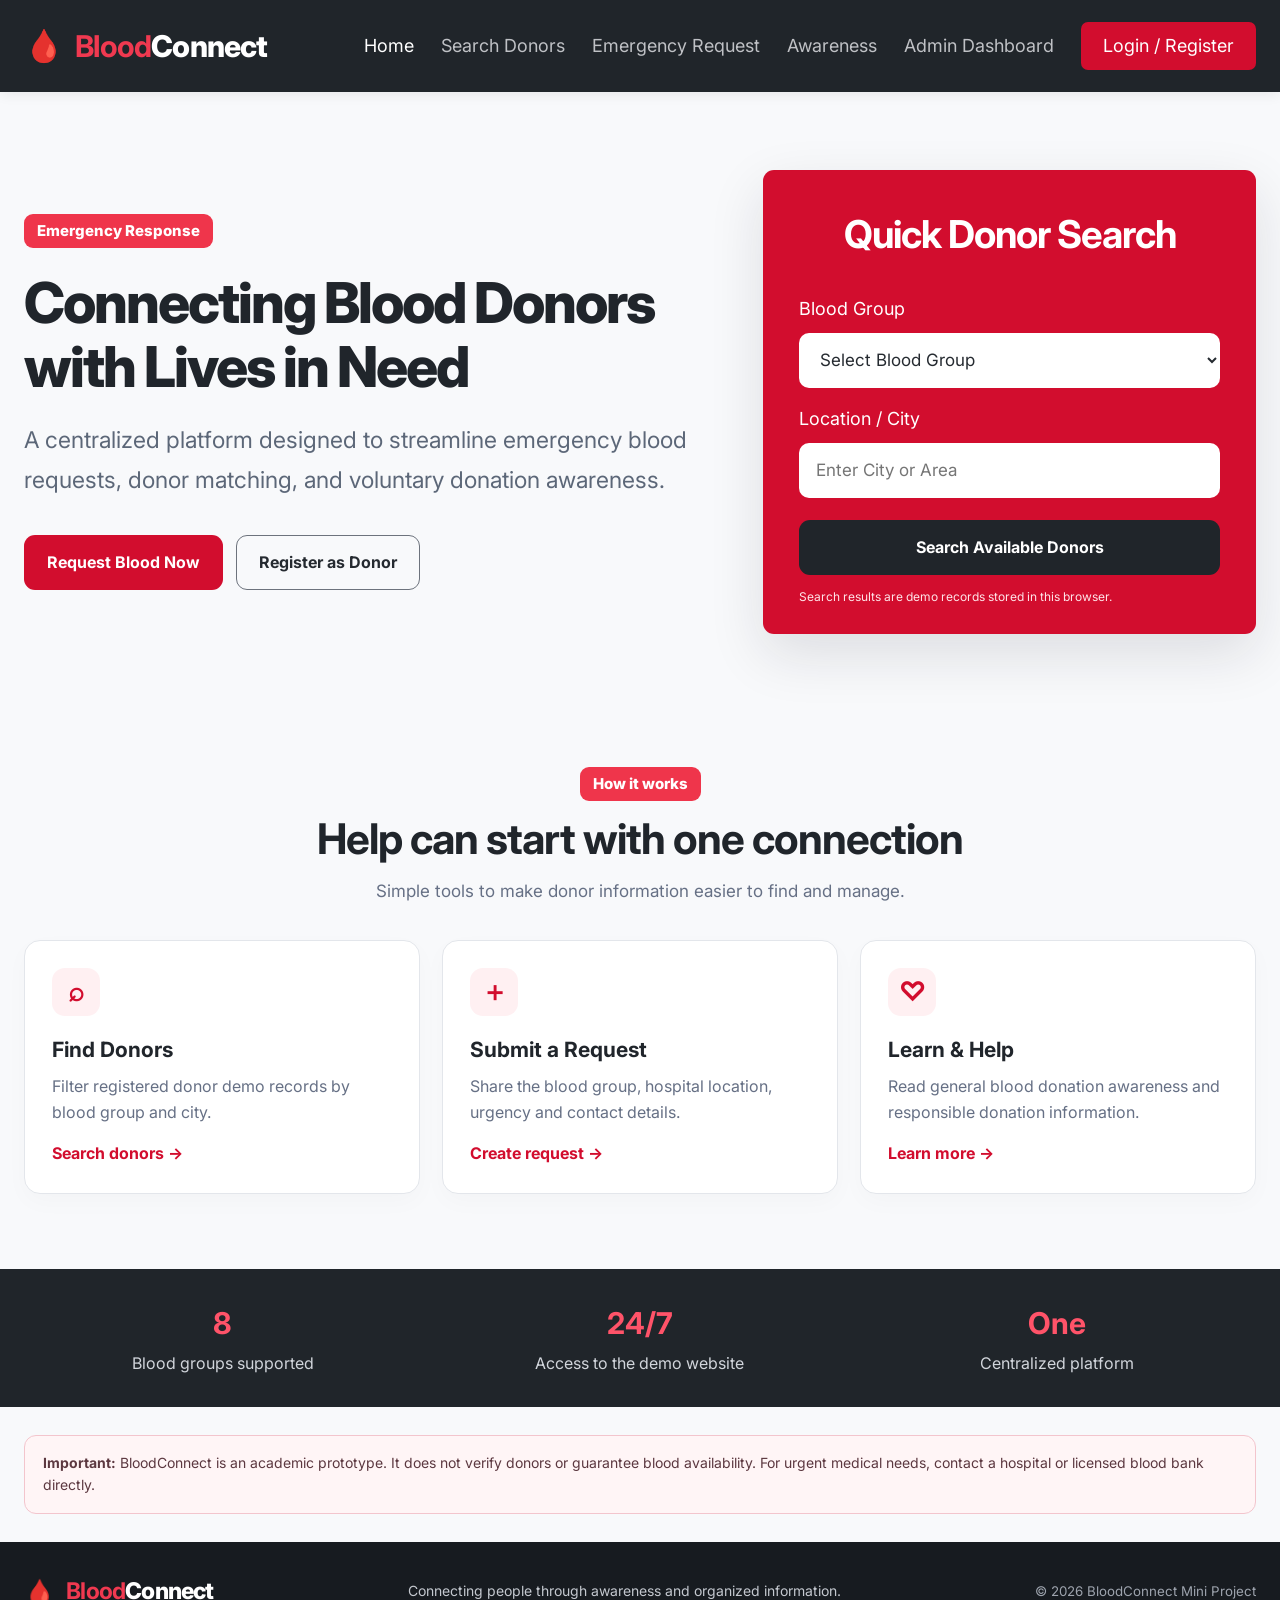
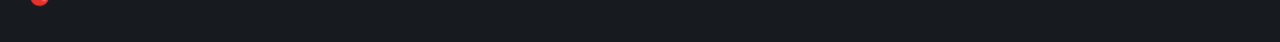
<file: Blood/index.html>
<!DOCTYPE html>
<html lang="en">
<head>
  <meta charset="UTF-8"><meta name="viewport" content="width=device-width, initial-scale=1.0">
  <title>BloodConnect | Connect Donors with Lives in Need</title>
  <link rel="stylesheet" href="css/style.css">
  <script src="js/app.js" defer></script>
</head>
<body>
<header class="site-header">
  <a class="brand" href="index.html"><span class="drop">🩸</span><span><b>Blood</b>Connect</span></a>
  <button class="menu-toggle" aria-label="Toggle navigation" data-menu-toggle>☰</button>
  <nav class="nav" data-nav>
    <a class="active" href="index.html">Home</a><a href="donors.html">Search Donors</a><a href="request-blood.html">Emergency Request</a><a href="awareness.html">Awareness</a><a href="admin-dashboard.html">Admin Dashboard</a><a class="nav-cta" href="login.html">Login / Register</a>
  </nav>
</header>
<main>
  <section class="hero wrap">
    <div class="hero-copy">
      <span class="eyebrow">Emergency Response</span>
      <h1>Connecting Blood Donors<br class="desktop-only"> with Lives in Need</h1>
      <p>A centralized platform designed to streamline emergency blood requests, donor matching, and voluntary donation awareness.</p>
      <div class="actions"><a class="btn btn-primary" href="request-blood.html">Request Blood Now</a><a class="btn btn-outline" href="login.html#register">Register as Donor</a></div>
    </div>
    <form class="quick-search" id="quickSearch">
      <h2>Quick Donor Search</h2>
      <label for="quickGroup">Blood Group</label>
      <select id="quickGroup" required><option value="">Select Blood Group</option><option>A+</option><option>A-</option><option>B+</option><option>B-</option><option>AB+</option><option>AB-</option><option>O+</option><option>O-</option></select>
      <label for="quickLocation">Location / City</label>
      <input id="quickLocation" placeholder="Enter City or Area" required>
      <button class="btn btn-dark btn-block" type="submit">Search Available Donors</button>
      <p class="small muted-light">Search results are demo records stored in this browser.</p>
    </form>
  </section>
  <section class="wrap section">
    <div class="section-heading"><span class="eyebrow">How it works</span><h2>Help can start with one connection</h2><p>Simple tools to make donor information easier to find and manage.</p></div>
    <div class="feature-grid">
      <article class="feature-card"><div class="feature-icon">⌕</div><h3>Find Donors</h3><p>Filter registered donor demo records by blood group and city.</p><a href="donors.html" class="text-link">Search donors →</a></article>
      <article class="feature-card"><div class="feature-icon">＋</div><h3>Submit a Request</h3><p>Share the blood group, hospital location, urgency and contact details.</p><a href="request-blood.html" class="text-link">Create request →</a></article>
      <article class="feature-card"><div class="feature-icon">♡</div><h3>Learn & Help</h3><p>Read general blood donation awareness and responsible donation information.</p><a href="awareness.html" class="text-link">Learn more →</a></article>
    </div>
  </section>
  <section class="impact-strip"><div class="wrap impact-grid"><div><strong>8</strong><span>Blood groups supported</span></div><div><strong>24/7</strong><span>Access to the demo website</span></div><div><strong>One</strong><span>Centralized platform</span></div></div></section>
  <section class="wrap notice"><strong>Important:</strong> BloodConnect is an academic prototype. It does not verify donors or guarantee blood availability. For urgent medical needs, contact a hospital or licensed blood bank directly.</section>
</main>
<footer class="footer"><div class="wrap footer-inner"><a class="brand footer-brand" href="index.html"><span class="drop">🩸</span><span><b>Blood</b>Connect</span></a><p>Connecting people through awareness and organized information.</p><small>© 2026 BloodConnect Mini Project</small></div></footer>
</body></html>
</file>
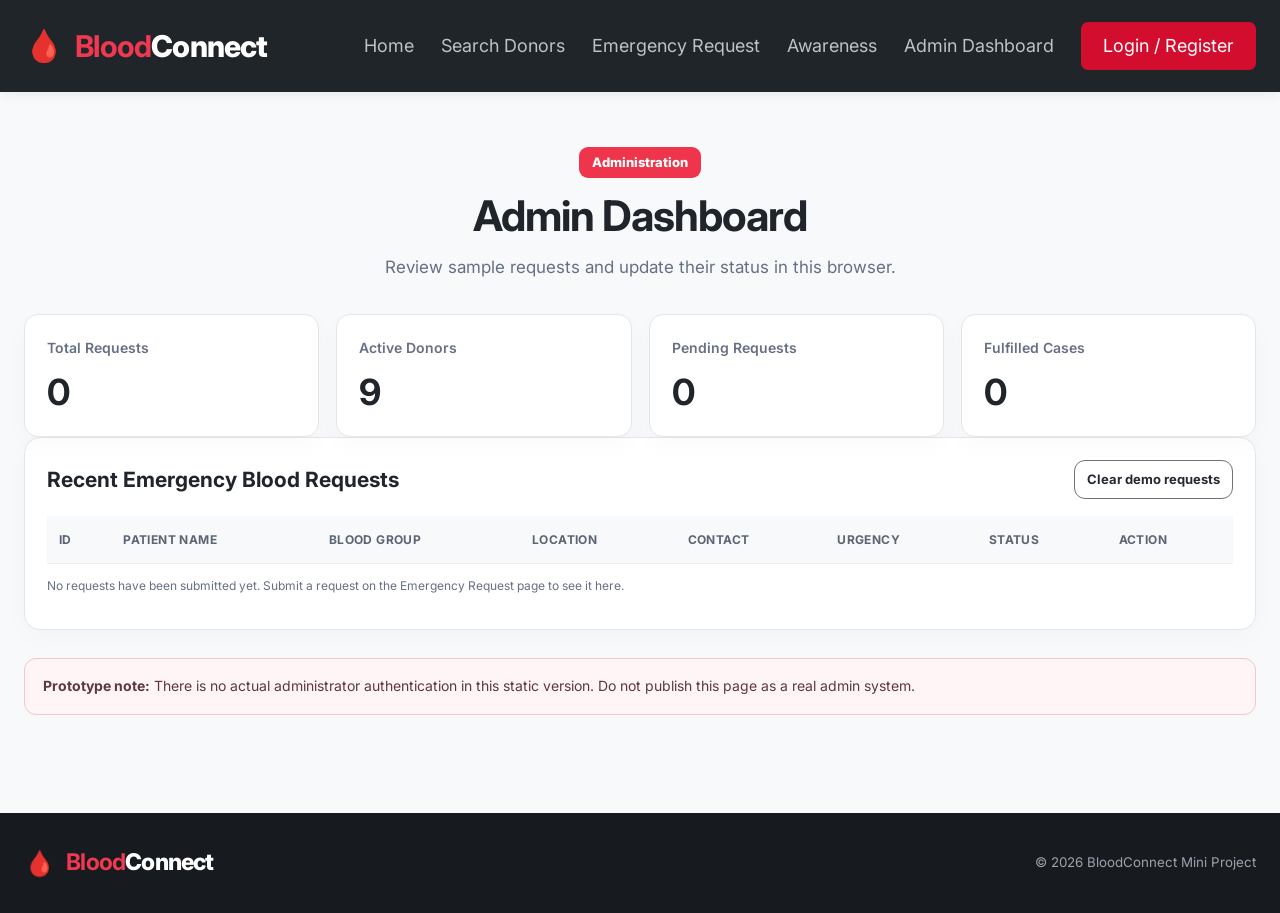
<file: Blood/admin-dashboard.html>
<!DOCTYPE html>
<html lang="en"><head><meta charset="UTF-8"><meta name="viewport" content="width=device-width, initial-scale=1.0"><title>Admin Dashboard | BloodConnect</title><link rel="stylesheet" href="css/style.css"><script src="js/app.js" defer></script></head><body>
<header class="site-header"><a class="brand" href="index.html"><span class="drop">🩸</span><span><b>Blood</b>Connect</span></a><button class="menu-toggle" aria-label="Toggle navigation" data-menu-toggle>☰</button><nav class="nav" data-nav><a href="index.html">Home</a><a href="donors.html">Search Donors</a><a href="request-blood.html">Emergency Request</a><a href="awareness.html">Awareness</a><a href="admin-dashboard.html">Admin Dashboard</a><a class="nav-cta" href="login.html">Login / Register</a></nav></header>
<main class="page-main"><div class="wrap"><div class="page-title"><span class="eyebrow">Administration</span><h1>Admin Dashboard</h1><p>Review sample requests and update their status in this browser.</p></div>
<div class="stats-grid"><article class="stat-card"><span>Total Requests</span><strong id="statTotal">0</strong></article><article class="stat-card"><span>Active Donors</span><strong id="statDonors">0</strong></article><article class="stat-card"><span>Pending Requests</span><strong id="statPending">0</strong></article><article class="stat-card"><span>Fulfilled Cases</span><strong id="statFulfilled">0</strong></article></div>
<section class="table-card"><div class="table-title"><h2>Recent Emergency Blood Requests</h2><button class="btn btn-outline btn-small" id="clearDemo">Clear demo requests</button></div><div class="table-scroll"><table><thead><tr><th>ID</th><th>Patient Name</th><th>Blood Group</th><th>Location</th><th>Contact</th><th>Urgency</th><th>Status</th><th>Action</th></tr></thead><tbody id="requestRows"></tbody></table></div><p class="small muted" id="adminEmpty"></p></section>
<div class="notice"><strong>Prototype note:</strong> There is no actual administrator authentication in this static version. Do not publish this page as a real admin system.</div></div></main><footer class="footer"><div class="wrap footer-inner"><a class="brand footer-brand" href="index.html"><span class="drop">🩸</span><span><b>Blood</b>Connect</span></a><small>© 2026 BloodConnect Mini Project</small></div></footer></body></html>
</file>
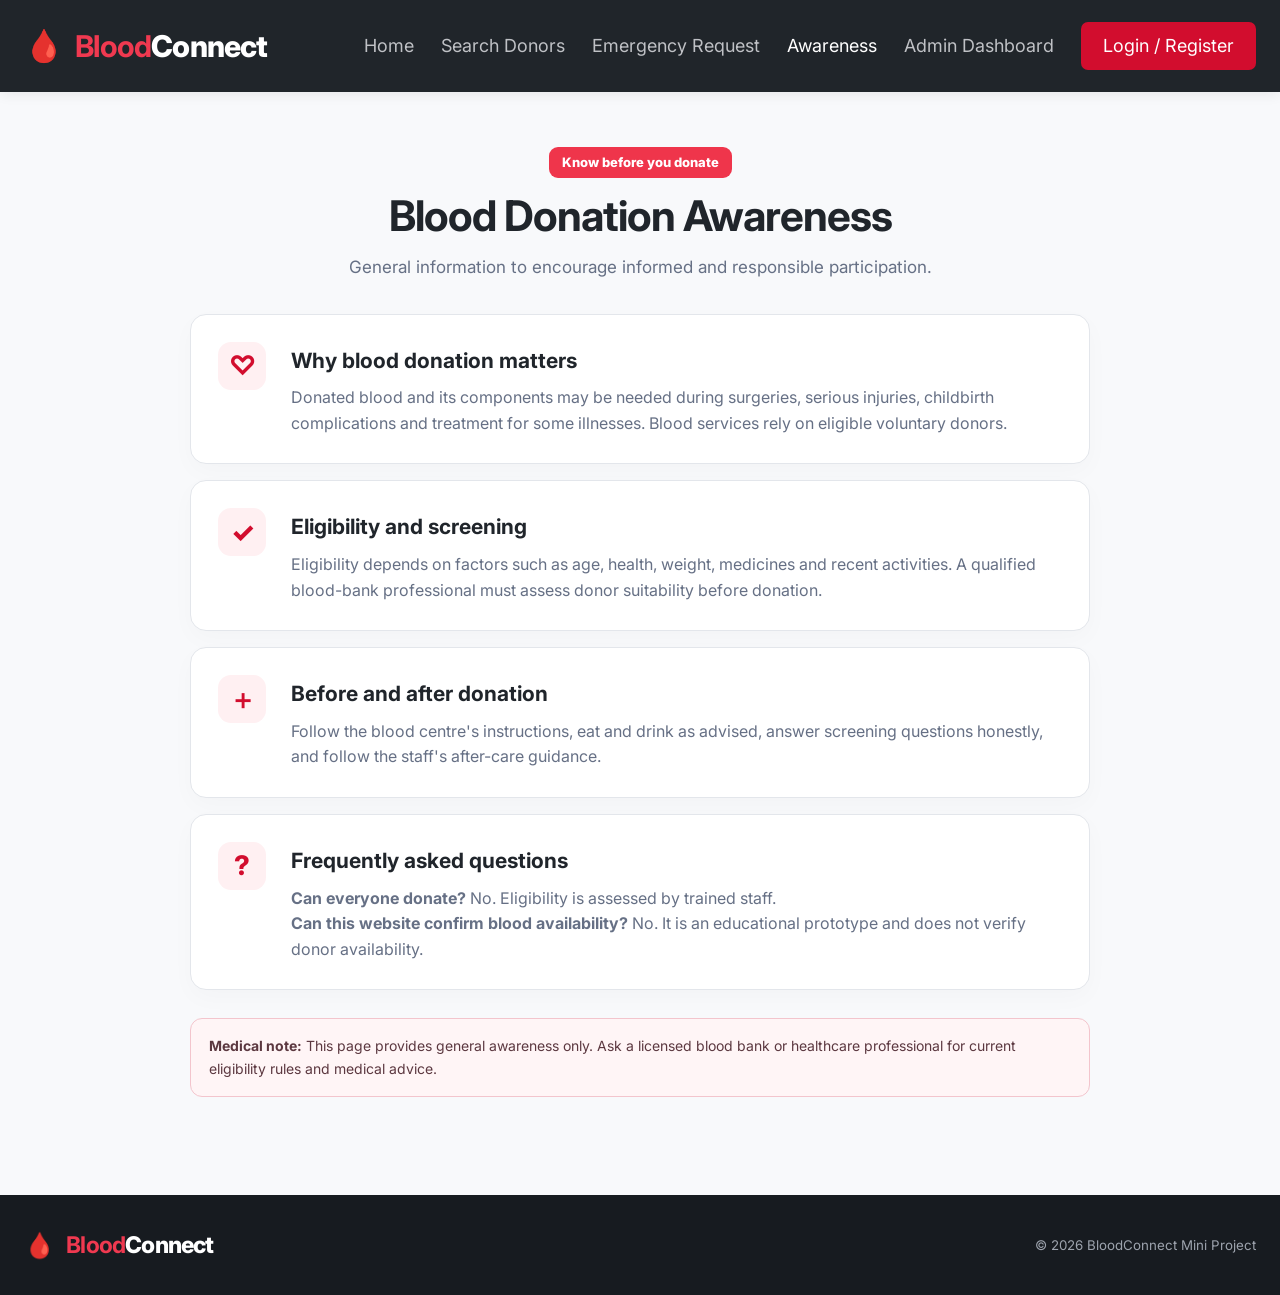
<file: Blood/awareness.html>
<!DOCTYPE html>
<html lang="en"><head><meta charset="UTF-8"><meta name="viewport" content="width=device-width, initial-scale=1.0"><title>Blood Donation Awareness | BloodConnect</title><link rel="stylesheet" href="css/style.css"><script src="js/app.js" defer></script></head><body>
<header class="site-header"><a class="brand" href="index.html"><span class="drop">🩸</span><span><b>Blood</b>Connect</span></a><button class="menu-toggle" aria-label="Toggle navigation" data-menu-toggle>☰</button><nav class="nav" data-nav><a href="index.html">Home</a><a href="donors.html">Search Donors</a><a href="request-blood.html">Emergency Request</a><a class="active" href="awareness.html">Awareness</a><a href="admin-dashboard.html">Admin Dashboard</a><a class="nav-cta" href="login.html">Login / Register</a></nav></header>
<main class="page-main"><div class="wrap narrow"><div class="page-title"><span class="eyebrow">Know before you donate</span><h1>Blood Donation Awareness</h1><p>General information to encourage informed and responsible participation.</p></div>
<div class="awareness-list">
<article class="info-card"><div class="feature-icon">♡</div><div><h2>Why blood donation matters</h2><p>Donated blood and its components may be needed during surgeries, serious injuries, childbirth complications and treatment for some illnesses. Blood services rely on eligible voluntary donors.</p></div></article>
<article class="info-card"><div class="feature-icon">✓</div><div><h2>Eligibility and screening</h2><p>Eligibility depends on factors such as age, health, weight, medicines and recent activities. A qualified blood-bank professional must assess donor suitability before donation.</p></div></article>
<article class="info-card"><div class="feature-icon">＋</div><div><h2>Before and after donation</h2><p>Follow the blood centre's instructions, eat and drink as advised, answer screening questions honestly, and follow the staff's after-care guidance.</p></div></article>
<article class="info-card"><div class="feature-icon">?</div><div><h2>Frequently asked questions</h2><p><strong>Can everyone donate?</strong> No. Eligibility is assessed by trained staff.<br><strong>Can this website confirm blood availability?</strong> No. It is an educational prototype and does not verify donor availability.</p></div></article>
</div><div class="notice"><strong>Medical note:</strong> This page provides general awareness only. Ask a licensed blood bank or healthcare professional for current eligibility rules and medical advice.</div></div></main>
<footer class="footer"><div class="wrap footer-inner"><a class="brand footer-brand" href="index.html"><span class="drop">🩸</span><span><b>Blood</b>Connect</span></a><small>© 2026 BloodConnect Mini Project</small></div></footer></body></html>
</file>
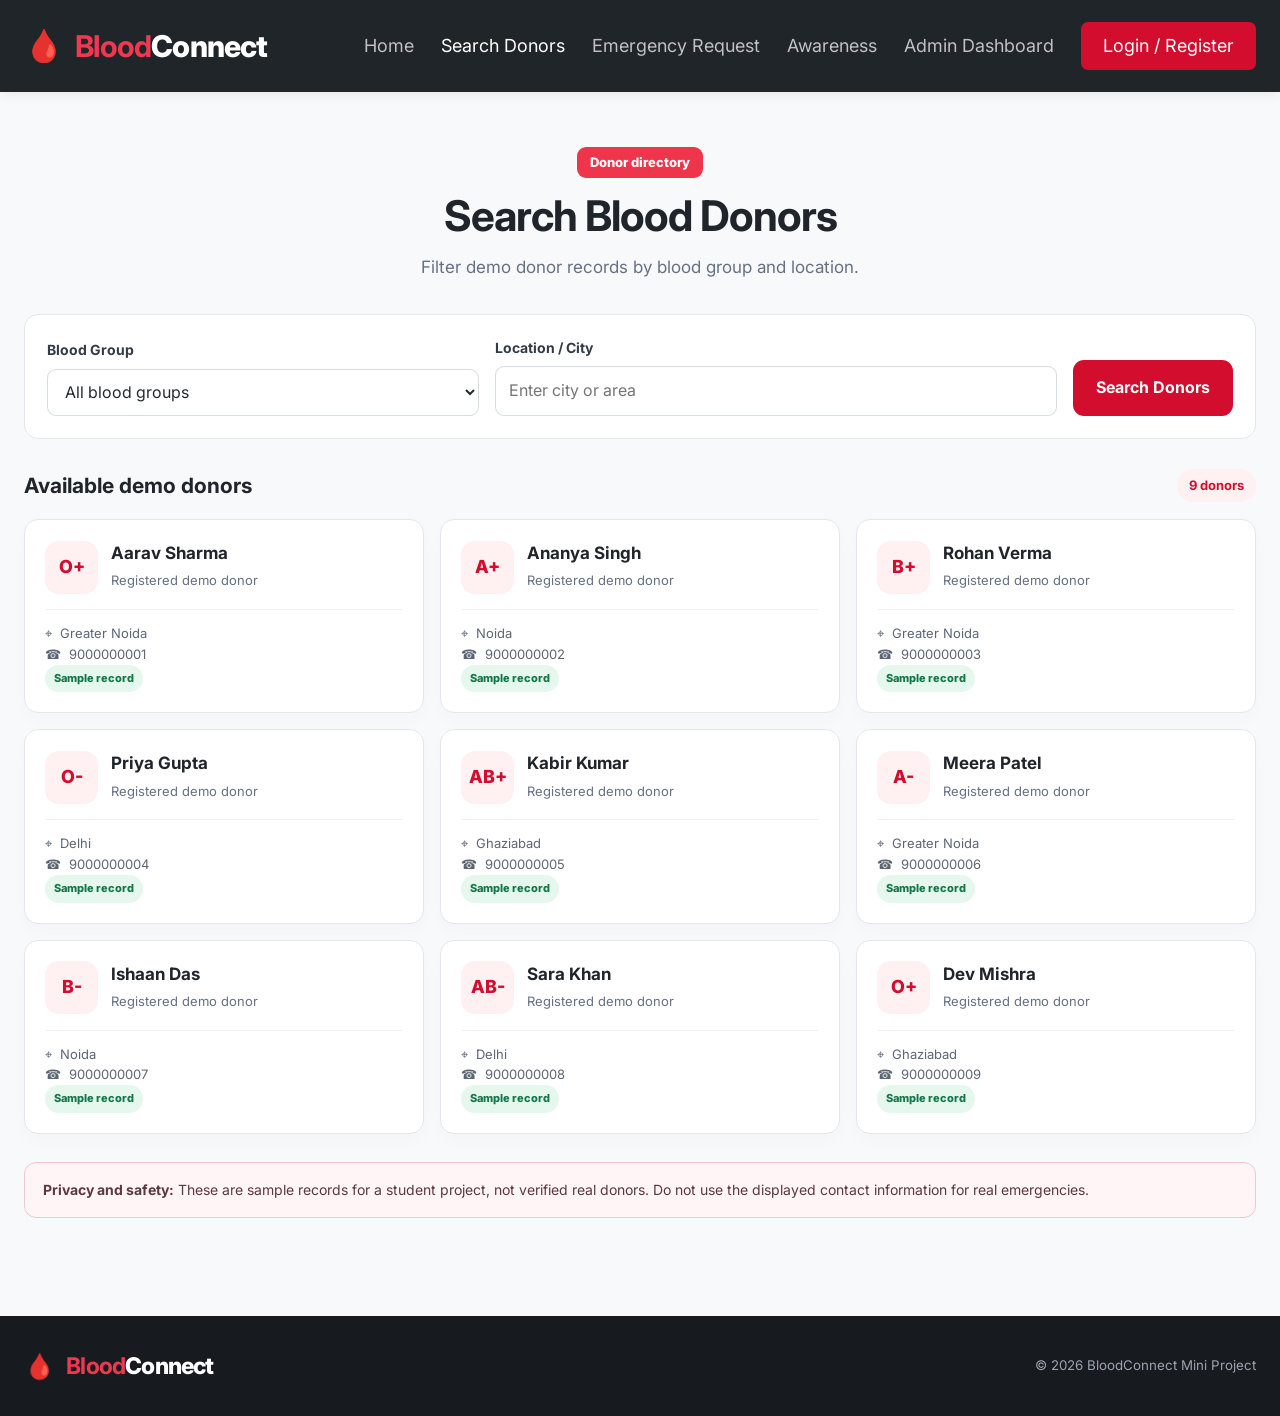
<file: Blood/donors.html>
<!DOCTYPE html>
<html lang="en"><head><meta charset="UTF-8"><meta name="viewport" content="width=device-width, initial-scale=1.0"><title>Search Donors | BloodConnect</title><link rel="stylesheet" href="css/style.css"><script src="js/app.js" defer></script></head><body>
<header class="site-header"><a class="brand" href="index.html"><span class="drop">🩸</span><span><b>Blood</b>Connect</span></a><button class="menu-toggle" aria-label="Toggle navigation" data-menu-toggle>☰</button><nav class="nav" data-nav><a href="index.html">Home</a><a class="active" href="donors.html">Search Donors</a><a href="request-blood.html">Emergency Request</a><a href="awareness.html">Awareness</a><a href="admin-dashboard.html">Admin Dashboard</a><a class="nav-cta" href="login.html">Login / Register</a></nav></header>
<main class="page-main"><div class="wrap">
<div class="page-title"><span class="eyebrow">Donor directory</span><h1>Search Blood Donors</h1><p>Filter demo donor records by blood group and location.</p></div>
<form id="donorSearch" class="search-bar"><div class="field"><label for="searchGroup">Blood Group</label><select id="searchGroup"><option value="">All blood groups</option><option>A+</option><option>A-</option><option>B+</option><option>B-</option><option>AB+</option><option>AB-</option><option>O+</option><option>O-</option></select></div><div class="field"><label for="searchCity">Location / City</label><input id="searchCity" placeholder="Enter city or area"></div><button class="btn btn-primary" type="submit">Search Donors</button></form>
<div class="results-heading"><h2>Available demo donors</h2><span id="donorCount" class="count-pill">0 donors</span></div><div id="donorResults" class="donor-grid"></div>
<div class="notice"><strong>Privacy and safety:</strong> These are sample records for a student project, not verified real donors. Do not use the displayed contact information for real emergencies.</div>
</div></main><footer class="footer"><div class="wrap footer-inner"><a class="brand footer-brand" href="index.html"><span class="drop">🩸</span><span><b>Blood</b>Connect</span></a><small>© 2026 BloodConnect Mini Project</small></div></footer></body></html>
</file>
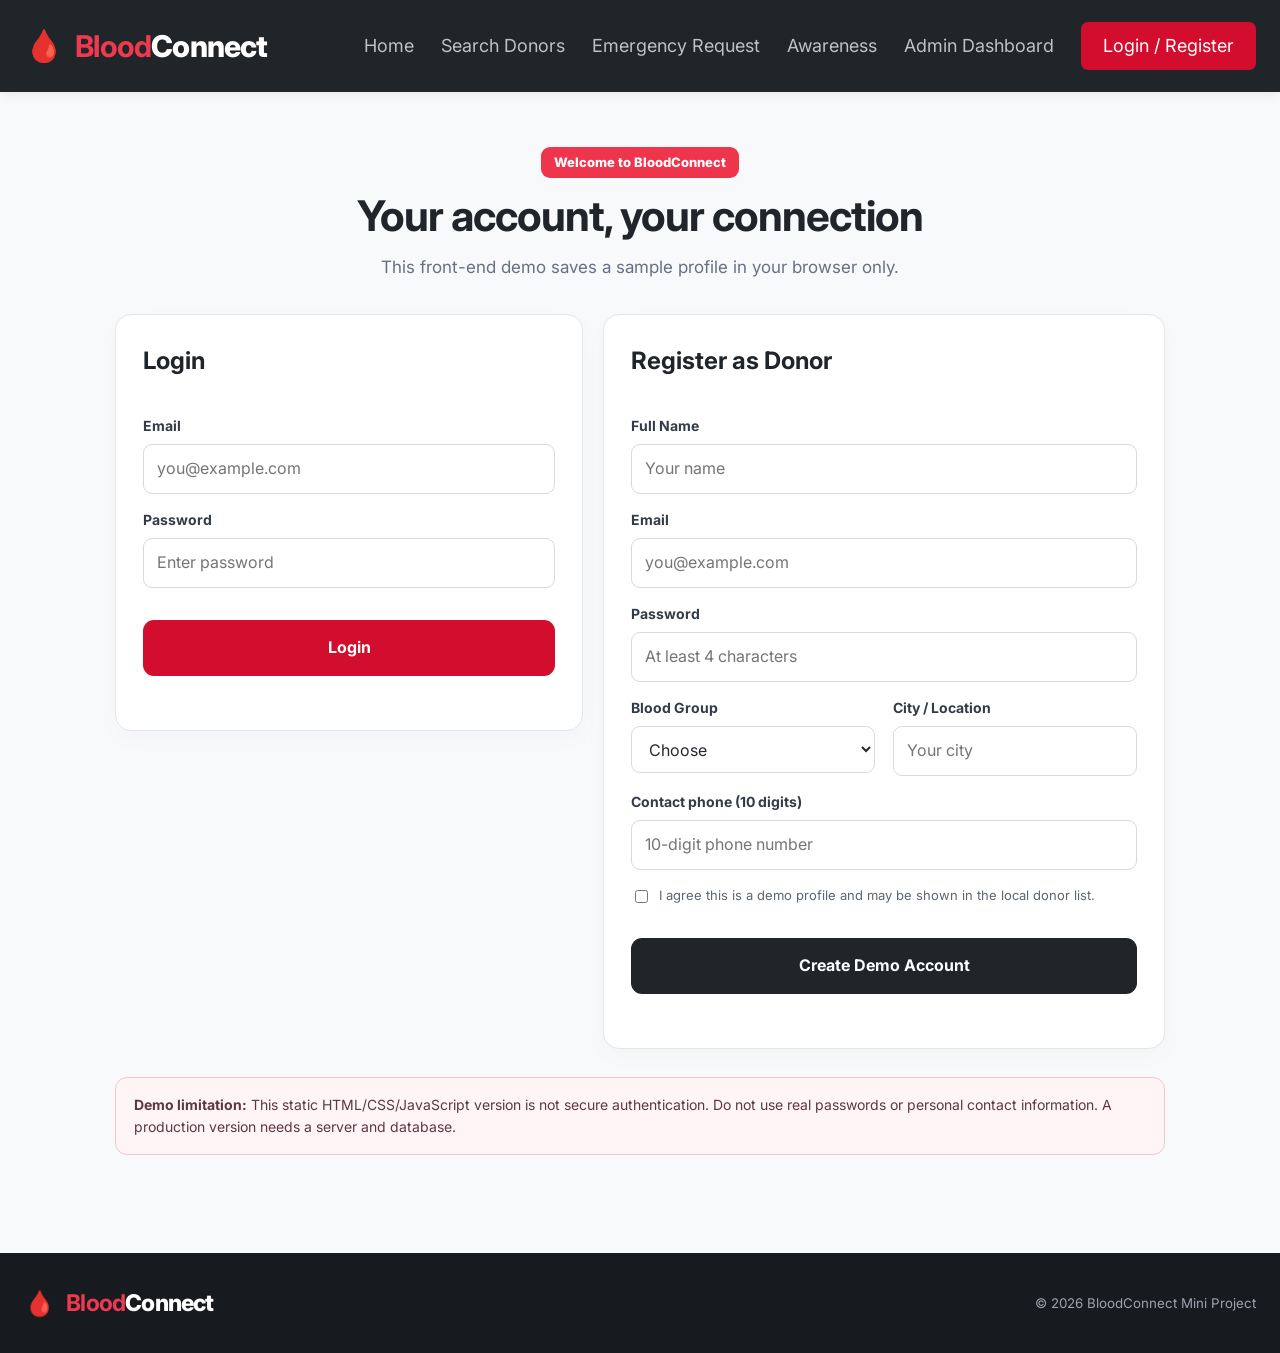
<file: Blood/login.html>
<!DOCTYPE html>
<html lang="en"><head><meta charset="UTF-8"><meta name="viewport" content="width=device-width, initial-scale=1.0"><title>Login / Register | BloodConnect</title><link rel="stylesheet" href="css/style.css"><script src="js/app.js" defer></script></head><body>
<header class="site-header"><a class="brand" href="index.html"><span class="drop">🩸</span><span><b>Blood</b>Connect</span></a><button class="menu-toggle" aria-label="Toggle navigation" data-menu-toggle>☰</button><nav class="nav" data-nav><a href="index.html">Home</a><a href="donors.html">Search Donors</a><a href="request-blood.html">Emergency Request</a><a href="awareness.html">Awareness</a><a href="admin-dashboard.html">Admin Dashboard</a><a class="nav-cta active" href="login.html">Login / Register</a></nav></header>
<main class="page-main"><div class="wrap auth-wrap"><div class="page-title"><span class="eyebrow">Welcome to BloodConnect</span><h1>Your account, your connection</h1><p>This front-end demo saves a sample profile in your browser only.</p></div>
<div class="auth-grid">
<form class="form-card" id="loginForm"><h2>Login</h2><div class="field"><label for="loginEmail">Email</label><input id="loginEmail" type="email" required placeholder="you@example.com"></div><div class="field"><label for="loginPassword">Password</label><input id="loginPassword" type="password" required minlength="4" placeholder="Enter password"></div><button class="btn btn-primary btn-block" type="submit">Login</button><div id="loginMessage" class="form-message" role="status"></div></form>
<form class="form-card" id="registerForm"><h2>Register as Donor</h2><div class="field"><label for="regName">Full Name</label><input id="regName" required maxlength="80" placeholder="Your name"></div><div class="field"><label for="regEmail">Email</label><input id="regEmail" type="email" required placeholder="you@example.com"></div><div class="field"><label for="regPassword">Password</label><input id="regPassword" type="password" required minlength="4" placeholder="At least 4 characters"></div><div class="form-grid"><div class="field"><label for="regGroup">Blood Group</label><select id="regGroup" required><option value="">Choose</option><option>A+</option><option>A-</option><option>B+</option><option>B-</option><option>AB+</option><option>AB-</option><option>O+</option><option>O-</option></select></div><div class="field"><label for="regCity">City / Location</label><input id="regCity" required placeholder="Your city"></div></div><div class="field"><label for="regPhone">Contact phone (10 digits)</label><input id="regPhone" type="tel" pattern="[0-9]{10}" required placeholder="10-digit phone number"></div><label class="check-row"><input id="regConsent" type="checkbox" required> I agree this is a demo profile and may be shown in the local donor list.</label><button class="btn btn-dark btn-block" type="submit">Create Demo Account</button><div id="registerMessage" class="form-message" role="status"></div></form>
</div><div class="notice"><strong>Demo limitation:</strong> This static HTML/CSS/JavaScript version is not secure authentication. Do not use real passwords or personal contact information. A production version needs a server and database.</div></div></main><footer class="footer"><div class="wrap footer-inner"><a class="brand footer-brand" href="index.html"><span class="drop">🩸</span><span><b>Blood</b>Connect</span></a><small>© 2026 BloodConnect Mini Project</small></div></footer></body></html>
</file>
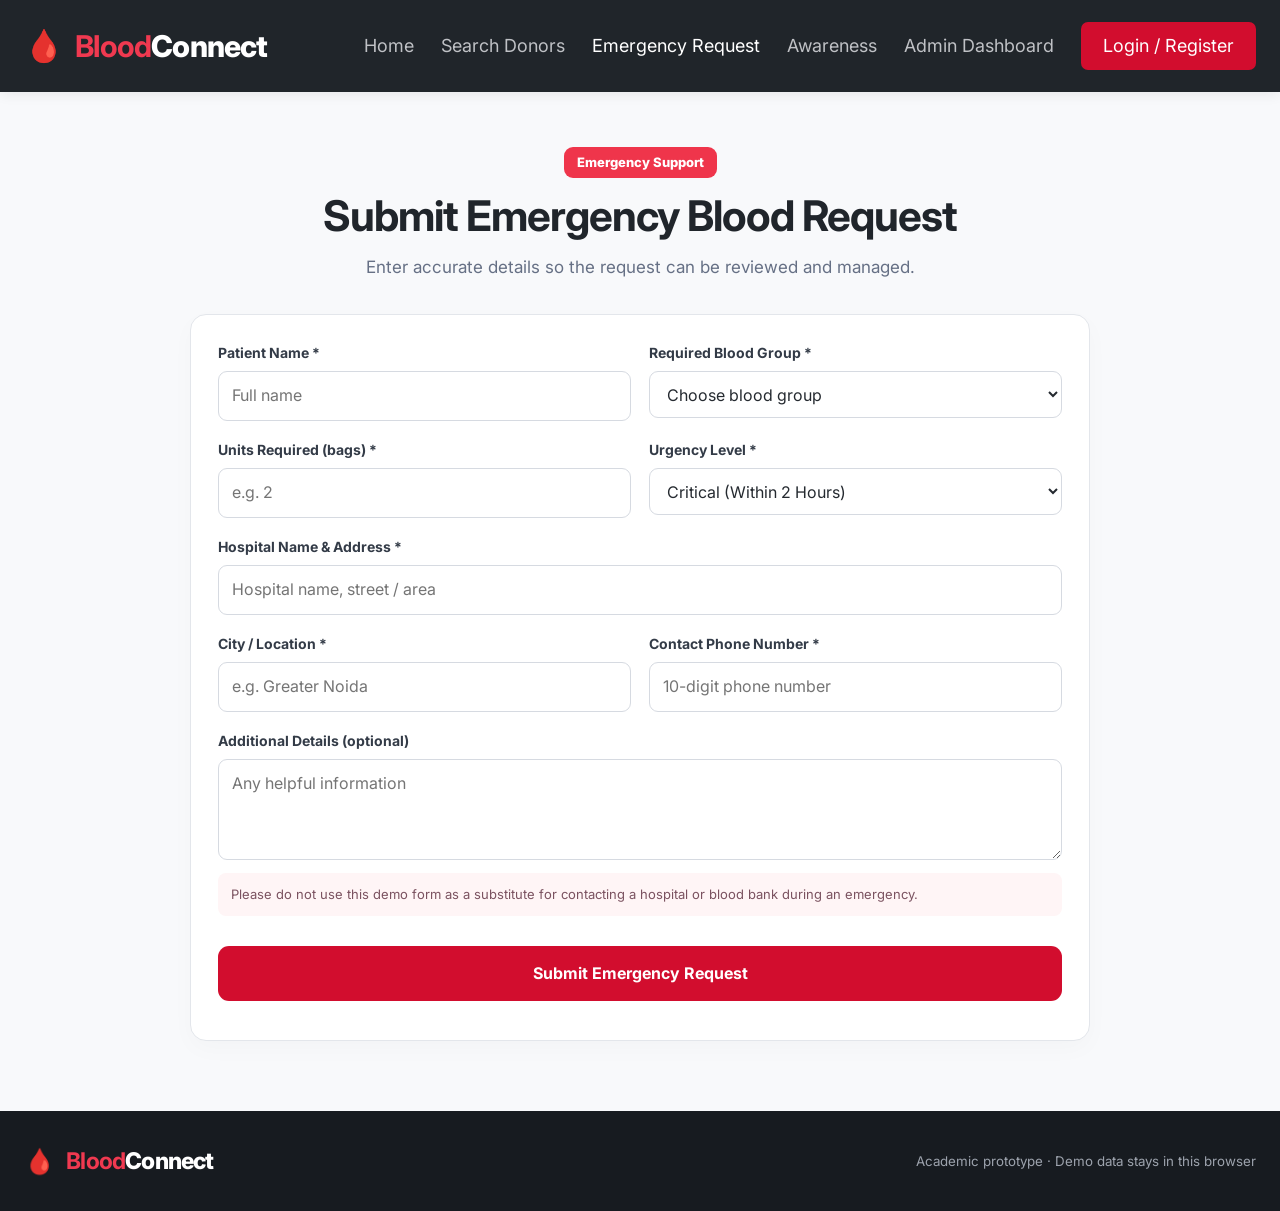
<file: Blood/request-blood.html>
<!DOCTYPE html>
<html lang="en"><head><meta charset="UTF-8"><meta name="viewport" content="width=device-width, initial-scale=1.0"><title>Emergency Blood Request | BloodConnect</title><link rel="stylesheet" href="css/style.css"><script src="js/app.js" defer></script></head>
<body>
<header class="site-header"><a class="brand" href="index.html"><span class="drop">🩸</span><span><b>Blood</b>Connect</span></a><button class="menu-toggle" aria-label="Toggle navigation" data-menu-toggle>☰</button><nav class="nav" data-nav><a href="index.html">Home</a><a href="donors.html">Search Donors</a><a class="active" href="request-blood.html">Emergency Request</a><a href="awareness.html">Awareness</a><a href="admin-dashboard.html">Admin Dashboard</a><a class="nav-cta" href="login.html">Login / Register</a></nav></header>
<main class="page-main"><div class="wrap narrow">
  <div class="page-title"><span class="eyebrow">Emergency Support</span><h1>Submit Emergency Blood Request</h1><p>Enter accurate details so the request can be reviewed and managed.</p></div>
  <form class="form-card" id="requestForm">
    <div class="form-grid">
      <div class="field"><label for="patientName">Patient Name *</label><input id="patientName" name="patientName" placeholder="Full name" required maxlength="80"></div>
      <div class="field"><label for="bloodGroup">Required Blood Group *</label><select id="bloodGroup" name="bloodGroup" required><option value="">Choose blood group</option><option>A+</option><option>A-</option><option>B+</option><option>B-</option><option>AB+</option><option>AB-</option><option>O+</option><option>O-</option></select></div>
      <div class="field"><label for="units">Units Required (bags) *</label><input id="units" name="units" type="number" min="1" max="20" placeholder="e.g. 2" required></div>
      <div class="field"><label for="urgency">Urgency Level *</label><select id="urgency" name="urgency" required><option>Critical (Within 2 Hours)</option><option>Urgent (Within 6 Hours)</option><option>Normal (Within 24 Hours)</option></select></div>
      <div class="field field-full"><label for="hospital">Hospital Name & Address *</label><input id="hospital" name="hospital" placeholder="Hospital name, street / area" required maxlength="180"></div>
      <div class="field"><label for="city">City / Location *</label><input id="city" name="city" placeholder="e.g. Greater Noida" required maxlength="80"></div>
      <div class="field"><label for="phone">Contact Phone Number *</label><input id="phone" name="phone" type="tel" inputmode="numeric" pattern="[0-9]{10}" placeholder="10-digit phone number" required></div>
      <div class="field field-full"><label for="notes">Additional Details (optional)</label><textarea id="notes" name="notes" rows="3" placeholder="Any helpful information"></textarea></div>
    </div>
    <p class="form-note">Please do not use this demo form as a substitute for contacting a hospital or blood bank during an emergency.</p>
    <button class="btn btn-primary btn-block" type="submit">Submit Emergency Request</button>
    <div class="form-message" id="requestMessage" role="status"></div>
  </form>
</div></main><footer class="footer"><div class="wrap footer-inner"><a class="brand footer-brand" href="index.html"><span class="drop">🩸</span><span><b>Blood</b>Connect</span></a><small>Academic prototype · Demo data stays in this browser</small></div></footer>
</body></html>
</file>
<file: Blood/css/style.css>
@import url('https://fonts.googleapis.com/css2?family=Inter:wght@400;500;600;700;800&display=swap');
:root{--red:#d20d2e;--red-dark:#b70826;--ink:#20252b;--muted:#667085;--pale:#f6f7f9;--line:#e3e6eb;--white:#fff;--shadow:0 20px 55px rgba(22,28,45,.12)}
*{box-sizing:border-box}html{scroll-behavior:smooth}body{margin:0;font-family:Inter,Arial,sans-serif;color:var(--ink);background:#f8f9fb;line-height:1.6}a{color:inherit;text-decoration:none}button,input,select,textarea{font:inherit}.wrap{width:min(1280px,calc(100% - 48px));margin-inline:auto}.site-header{min-height:92px;background:#20252a;color:#fff;display:flex;align-items:center;justify-content:space-between;padding:18px max(24px,calc((100% - 1500px)/2));gap:28px;box-shadow:0 3px 12px #0001;position:relative;z-index:5}.brand{display:inline-flex;align-items:center;gap:12px;font-size:30px;font-weight:800;letter-spacing:-.8px;white-space:nowrap}.brand b{color:#f03950}.drop{color:#ed3151;font-size:32px}.nav{display:flex;align-items:center;gap:27px}.nav>a{font-size:18px;color:#bfc1c5;transition:.2s}.nav>a:hover,.nav>a.active{color:#fff}.nav .nav-cta{background:var(--red);color:white;padding:10px 22px;border-radius:7px}.menu-toggle{display:none;background:transparent;color:#fff;border:0;font-size:27px}.hero{display:grid;grid-template-columns:1.25fr .9fr;gap:55px;align-items:center;min-height:620px;padding-block:65px}.hero-copy{padding:15px 0}.eyebrow{display:inline-flex;background:#ef354b;color:white;border-radius:9px;padding:5px 13px;font-weight:800;font-size:15px}.hero h1{font-size:clamp(38px,4.4vw,68px);line-height:1.15;letter-spacing:-2px;margin:23px 0 20px;font-weight:800}.hero-copy>p{font-size:clamp(18px,1.8vw,26px);line-height:1.75;color:#5c6778;max-width:760px;margin:0 0 34px}.actions{display:flex;flex-wrap:wrap;gap:13px}.btn{border:0;display:inline-flex;justify-content:center;align-items:center;gap:8px;border-radius:11px;padding:14px 22px;font-weight:700;cursor:pointer;transition:transform .18s,background .18s;border:1px solid transparent}.btn:hover{transform:translateY(-1px)}.btn-primary{background:var(--red);color:white}.btn-primary:hover{background:var(--red-dark)}.btn-outline{background:transparent;border-color:#6d737d;color:#252a30}.btn-dark{background:#20252a;color:#fff}.btn-block{width:100%}.btn-small{font-size:13px;padding:8px 12px}.quick-search{background:var(--red);color:white;padding:34px 36px 28px;border-radius:11px;box-shadow:var(--shadow)}.quick-search h2{text-align:center;font-size:clamp(25px,3vw,40px);margin:0 0 30px;letter-spacing:-1px}.quick-search label{display:block;font-size:18px;margin:17px 0 9px}.quick-search input,.quick-search select{width:100%;height:55px;border:0;border-radius:10px;padding:0 17px;background:white;color:#252a30;font-size:17px;outline-offset:3px}.quick-search .btn{margin-top:22px;min-height:54px}.muted-light{color:#ffe4e8}.small{font-size:12px}.quick-search .small{margin-bottom:0}.section{padding-block:55px 75px}.section-heading{text-align:center;margin:0 auto 35px;max-width:680px}.section-heading h2,.page-title h1{font-size:clamp(30px,3.3vw,44px);line-height:1.2;letter-spacing:-1px;margin:13px 0}.section-heading p,.page-title p{color:var(--muted);font-size:17px;margin:0}.feature-grid{display:grid;grid-template-columns:repeat(3,1fr);gap:22px}.feature-card,.info-card,.form-card,.table-card{background:#fff;border:1px solid var(--line);border-radius:16px;padding:27px;box-shadow:0 8px 24px #20252a06}.feature-icon{width:48px;height:48px;display:grid;place-items:center;border-radius:13px;background:#fff0f2;color:var(--red);font-size:27px;font-weight:800}.feature-card h3{font-size:21px;margin:17px 0 8px}.feature-card p,.info-card p{color:var(--muted);margin:0 0 15px}.text-link{color:var(--red);font-weight:700}.impact-strip{background:#20252a;color:white;padding:30px 0}.impact-grid{display:grid;grid-template-columns:repeat(3,1fr);text-align:center;gap:20px}.impact-grid div{display:grid;gap:4px}.impact-grid strong{font-size:30px;color:#ff5369}.impact-grid span{color:#d1d5db}.notice{border:1px solid #f3c5cd;background:#fff5f6;border-radius:12px;padding:16px 18px;margin:28px auto;color:#5c3840;font-size:14px}.footer{background:#171b20;color:#c4c8cf;padding:30px 0}.footer-inner{display:flex;align-items:center;justify-content:space-between;gap:15px;flex-wrap:wrap}.footer-brand{font-size:23px;color:white}.footer-brand .drop{font-size:25px}.footer p{margin:0;font-size:14px}.footer small{color:#9da3ad}.page-main{padding:55px 0 70px;min-height:calc(100vh - 180px)}.narrow{max-width:900px}.page-title{text-align:center;margin:0 auto 32px;max-width:760px}.page-title .eyebrow{font-size:13px}.form-card h2{margin:0 0 20px;font-size:24px}.form-grid{display:grid;grid-template-columns:repeat(2,minmax(0,1fr));gap:18px}.field{display:flex;flex-direction:column;gap:7px;min-width:0}.field-full{grid-column:1/-1}.field label{font-size:14px;font-weight:700;color:#333b47}.field input,.field select,.field textarea{width:100%;min-height:47px;border:1px solid #d6dae1;border-radius:9px;padding:11px 13px;background:white;color:#252a30;outline-color:#ef6b7d}.field textarea{resize:vertical}.form-card>.btn{margin-top:17px}.form-note{font-size:13px;color:#7b5260;background:#fff5f6;border-radius:8px;padding:11px 13px}.form-message{margin-top:12px;font-size:14px;font-weight:600}.form-message.success{color:#16804a}.form-message.error{color:#b70826}.search-bar{display:grid;grid-template-columns:1fr 1.3fr auto;gap:16px;align-items:end;padding:22px;background:white;border:1px solid var(--line);border-radius:14px}.results-heading,.table-title{display:flex;align-items:center;justify-content:space-between;gap:15px;margin:30px 0 17px}.results-heading h2,.table-title h2{font-size:21px;margin:0}.count-pill{background:#fff0f2;color:var(--red);padding:6px 12px;border-radius:999px;font-size:13px;font-weight:700}.donor-grid{display:grid;grid-template-columns:repeat(3,1fr);gap:16px}.donor-card{background:white;border:1px solid var(--line);border-radius:14px;padding:20px;box-shadow:0 8px 20px #20252a05}.donor-top{display:flex;align-items:center;gap:13px}.blood-badge{width:53px;height:53px;display:grid;place-items:center;background:#fff0f2;color:var(--red);font-weight:800;font-size:18px;border-radius:14px}.donor-card h3{margin:0;font-size:17px}.donor-card p{margin:3px 0;color:var(--muted);font-size:13px}.donor-meta{border-top:1px solid #eef0f3;margin-top:15px;padding-top:13px;font-size:13px;color:#5d6674}.auth-wrap{max-width:1050px}.auth-grid{display:grid;grid-template-columns:1fr 1.2fr;gap:20px;align-items:start}.auth-grid .form-card{display:grid;gap:15px}.check-row{display:flex;align-items:flex-start;gap:8px;font-size:13px;color:#5d6674}.check-row input{margin-top:5px}.awareness-list{display:grid;gap:16px}.info-card{display:grid;grid-template-columns:55px 1fr;gap:18px}.info-card h2{margin:2px 0 8px;font-size:21px}.info-card p{margin-bottom:0}.stats-grid{display:grid;grid-template-columns:repeat(4,1fr);gap:17px}.stat-card{background:#fff;border:1px solid var(--line);border-radius:14px;padding:22px;display:grid;gap:12px;box-shadow:0 8px 24px #20252a06}.stat-card span{font-size:14px;color:var(--muted);font-weight:600}.stat-card strong{font-size:36px;line-height:1.2}.table-card{padding:22px}.table-title{margin:0 0 17px}.table-scroll{overflow-x:auto}table{border-collapse:collapse;width:100%;min-width:920px;text-align:left}th,td{padding:14px 12px;border-bottom:1px solid #edf0f3;font-size:13px}th{background:#f8f9fb;color:#5c6573;font-size:12px;text-transform:uppercase;letter-spacing:.4px}td{color:#353c47}.status{display:inline-block;padding:5px 9px;border-radius:99px;font-size:11px;font-weight:800;background:#fff4d8;color:#986b00}.status.Approved,.status.Fulfilled{background:#e6f8ee;color:#137747}.status.Rejected{background:#ffe8eb;color:#b70826}.table-actions{display:flex;gap:6px}.table-actions button{border:0;border-radius:6px;padding:6px 9px;cursor:pointer;font-size:12px;font-weight:700}.approve{background:#e5f7ed;color:#137747}.reject{background:#fff0f2;color:#b70826}.muted{color:var(--muted)}@media(max-width:1050px){.site-header{padding-inline:24px}.nav{gap:15px}.nav>a{font-size:15px}.brand{font-size:25px}.hero{gap:30px}.quick-search{padding:27px}.hero h1{letter-spacing:-1px}.donor-grid{grid-template-columns:repeat(2,1fr)}}@media(max-width:800px){.site-header{min-height:76px}.menu-toggle{display:block}.nav{display:none;position:absolute;top:100%;left:0;right:0;background:#20252a;padding:18px 24px 24px;flex-direction:column;align-items:stretch;gap:14px}.nav.open{display:flex}.nav>a{font-size:16px}.nav .nav-cta{text-align:center}.hero{grid-template-columns:1fr;padding-block:40px;min-height:0}.hero-copy{padding:0}.hero h1{font-size:clamp(38px,8vw,57px)}.quick-search{max-width:650px;width:100%;margin:auto}.feature-grid{grid-template-columns:1fr}.section{padding-block:35px 50px}.search-bar{grid-template-columns:1fr}.search-bar .btn{width:100%}.stats-grid{grid-template-columns:repeat(2,1fr)}.auth-grid{grid-template-columns:1fr}.footer-inner{justify-content:center;text-align:center}.footer-inner>*{width:100%;justify-content:center}.desktop-only{display:none}}@media(max-width:520px){.wrap{width:calc(100% - 30px)}.site-header{padding:14px 15px}.brand{font-size:23px}.hero{padding-block:30px}.hero-copy>p{font-size:17px}.actions .btn{width:100%;font-size:15px}.quick-search{padding:24px 19px}.quick-search h2{font-size:26px;margin-bottom:20px}.form-grid{grid-template-columns:1fr}.field-full{grid-column:auto}.page-main{padding:35px 0 45px}.form-card{padding:20px}.donor-grid{grid-template-columns:1fr}.stats-grid{gap:10px}.stat-card{padding:16px}.stat-card strong{font-size:29px}.info-card{grid-template-columns:1fr}.results-heading,.table-title{align-items:flex-start;flex-direction:column}.impact-grid{grid-template-columns:1fr;gap:25px}.footer{padding:25px 0}}
</file>
